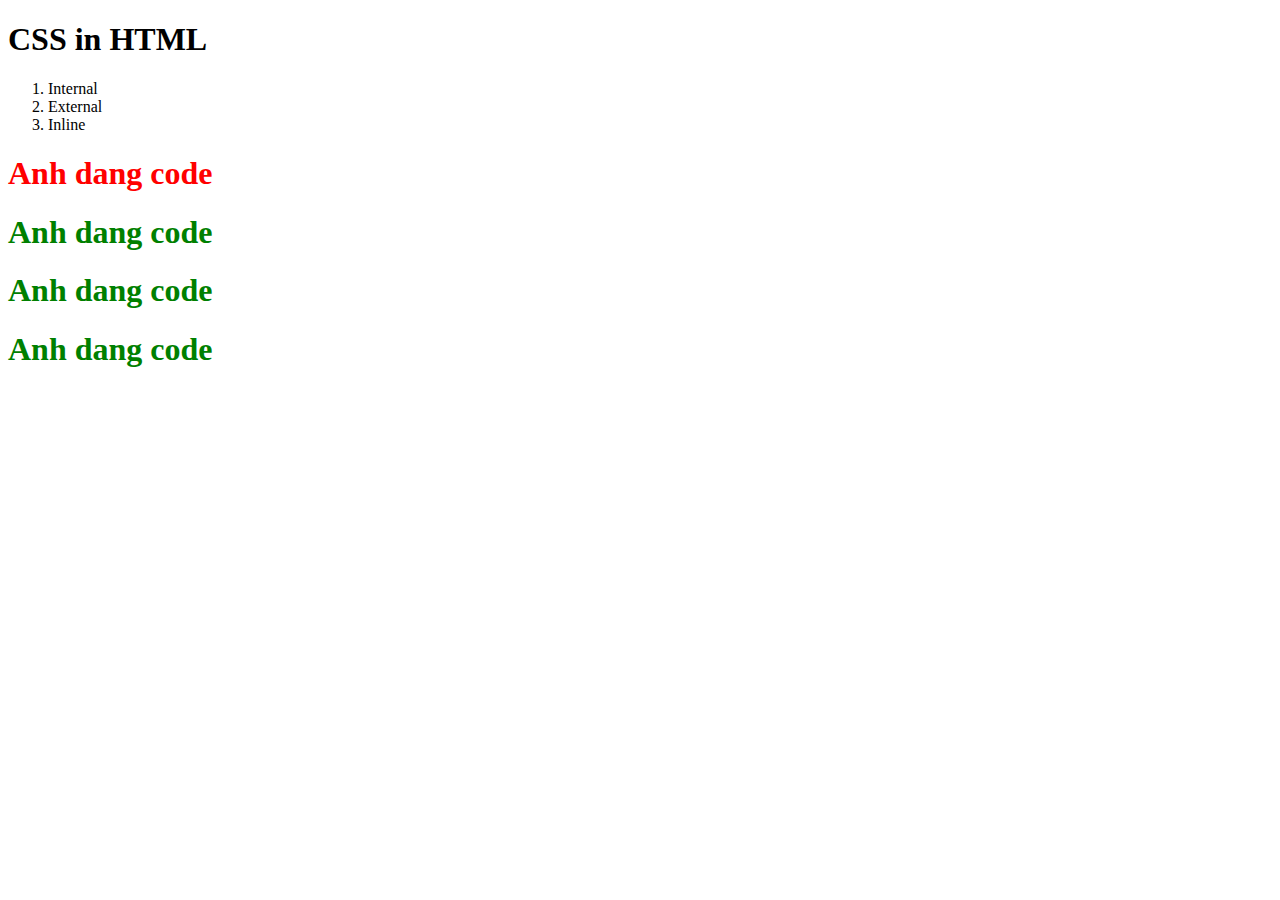
<file: week1/Bai2/khoidong1.html>
<!DOCTYPE html>
<html lang="en">
<head>
    <meta charset="UTF-8">
    <meta name="viewport" content="width=device-width, initial-scale=1.0">
    <title>Document</title>
    <!-- theo kiểu Internal: bên trong -->
    <!-- <style>
        h1 {
            color: red;
            font-size: 40px;
        }
    </style> -->
    <link rel="stylesheet" href="khoidong1.css">
</head>
<body>
    <div>
        <!-- theo kiểu Inline: viết ngay trên dòng
        : <h1 style="color: red;font-size: 16px">CSS in HTML</h1> -->
        <h1>CSS in HTML</h1>
        <ol>
            <li>Internal</li>
            <li>External</li>
            <li>Inline</li>
        </ol>
        <!-- id và class -->
        <h1 id="mot">Anh dang code</h1>
        <h1 class="hai">Anh dang code</h1>
        <h1 class="hai">Anh dang code</h1>
        <h1 class="hai">Anh dang code</h1>
    </div>
</body>
</html>
<!-- độ ưu tiên:
1: internal, external
2: inline: 1000
3: #id: 100
4: .class: 10
5: tag: 1
6: equal specificity
7: universal selector and inherited  -->
</file>
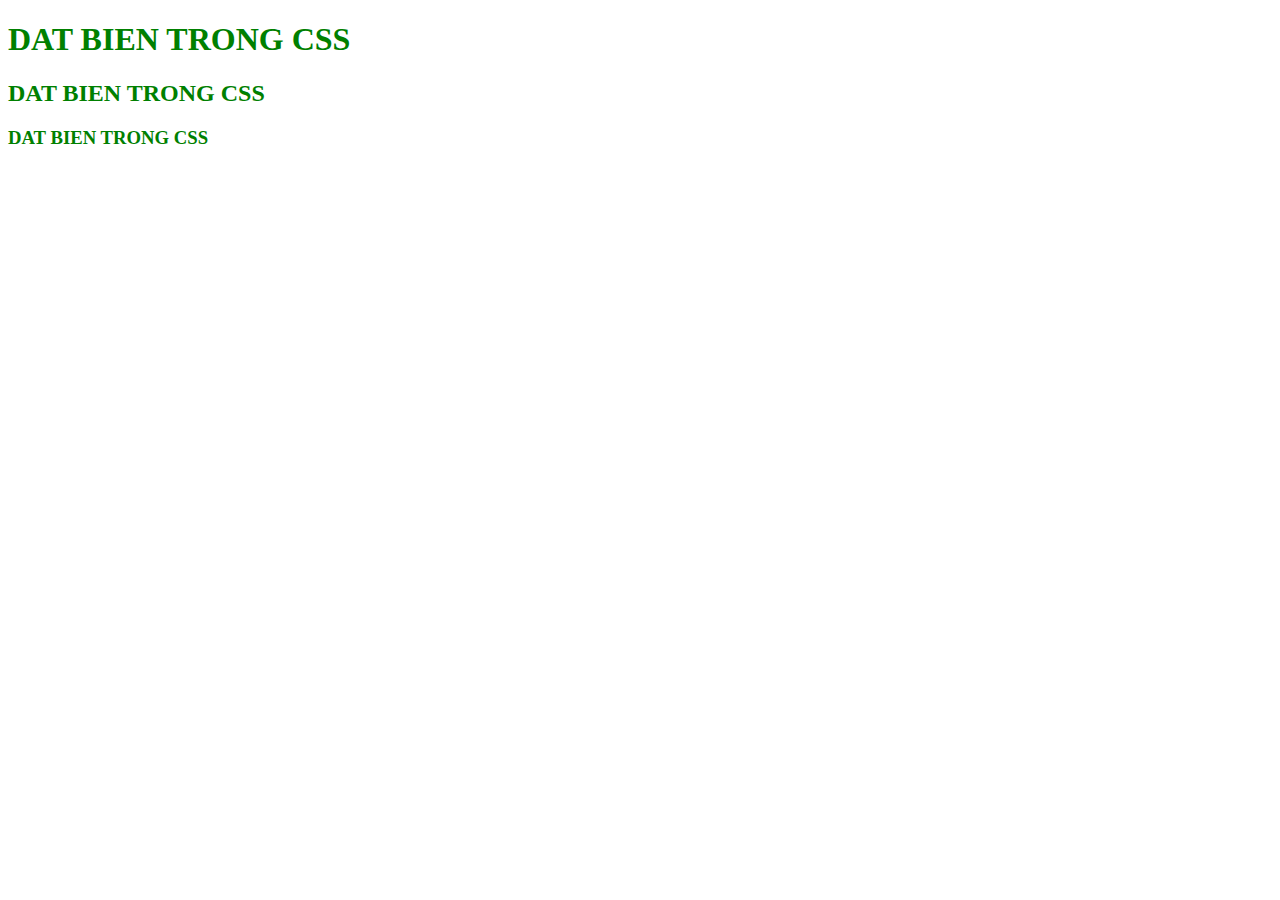
<file: week1/Bai3/khoidong3.html>
<!DOCTYPE html>
<html lang="en">
<head>
    <meta charset="UTF-8">
    <meta name="viewport" content="width=device-width, initial-scale=1.0">
    <title>Document</title>
    <link rel="stylesheet" href="khoidong3.css">
</head>
<body>
    <h1>DAT BIEN TRONG CSS</h1>
    <h2>DAT BIEN TRONG CSS</h2>
    <h3>DAT BIEN TRONG CSS</h3>
</body>
</html>
</file>
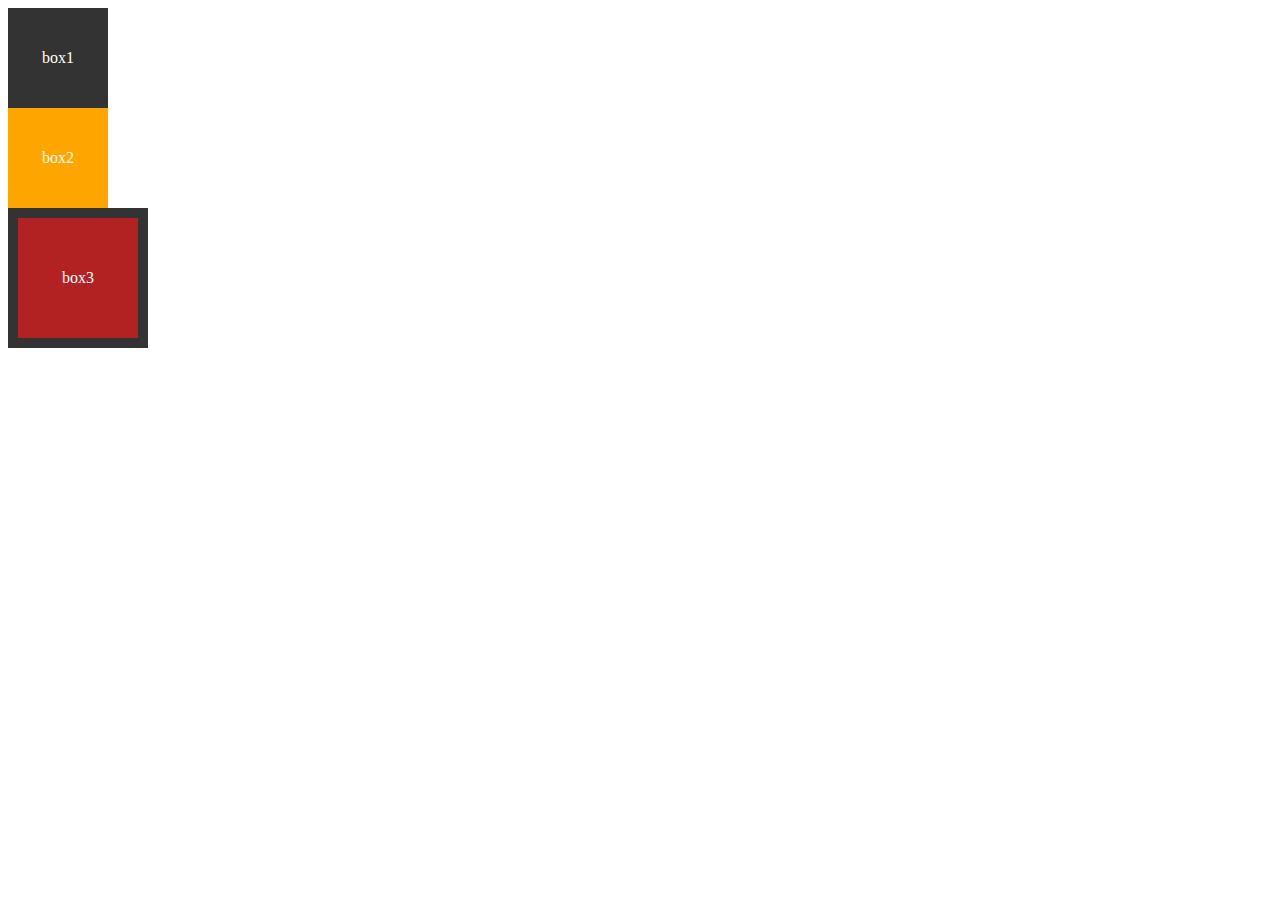
<file: week1/Bai3/khoidong4.html>
<!DOCTYPE html>
<html lang="en">
<head>
    <meta charset="UTF-8">
    <meta name="viewport" content="width=device-width, initial-scale=1.0">
    <title>Document</title>
    <style>
        .box {
            width: 100px;
            height: 100px;
            color: #fff;
            display: flex;
            align-items: center;
            justify-content: center;

        }
        .box1 {
            background-color: #333;

        }
        .box2 {
            background-color: orange;
        }
        .box3 {
            background-color: firebrick;
            padding : 10px;
            border: 10px;
            border-style: solid;
            border-color: #333;
        }
    </style>
</head>
<body>
    
    <div class="box box1">box1</div>
    <div class="box box2">box2</div>
    <div class="box box3">box3</div>
</body>
</html>
</file>
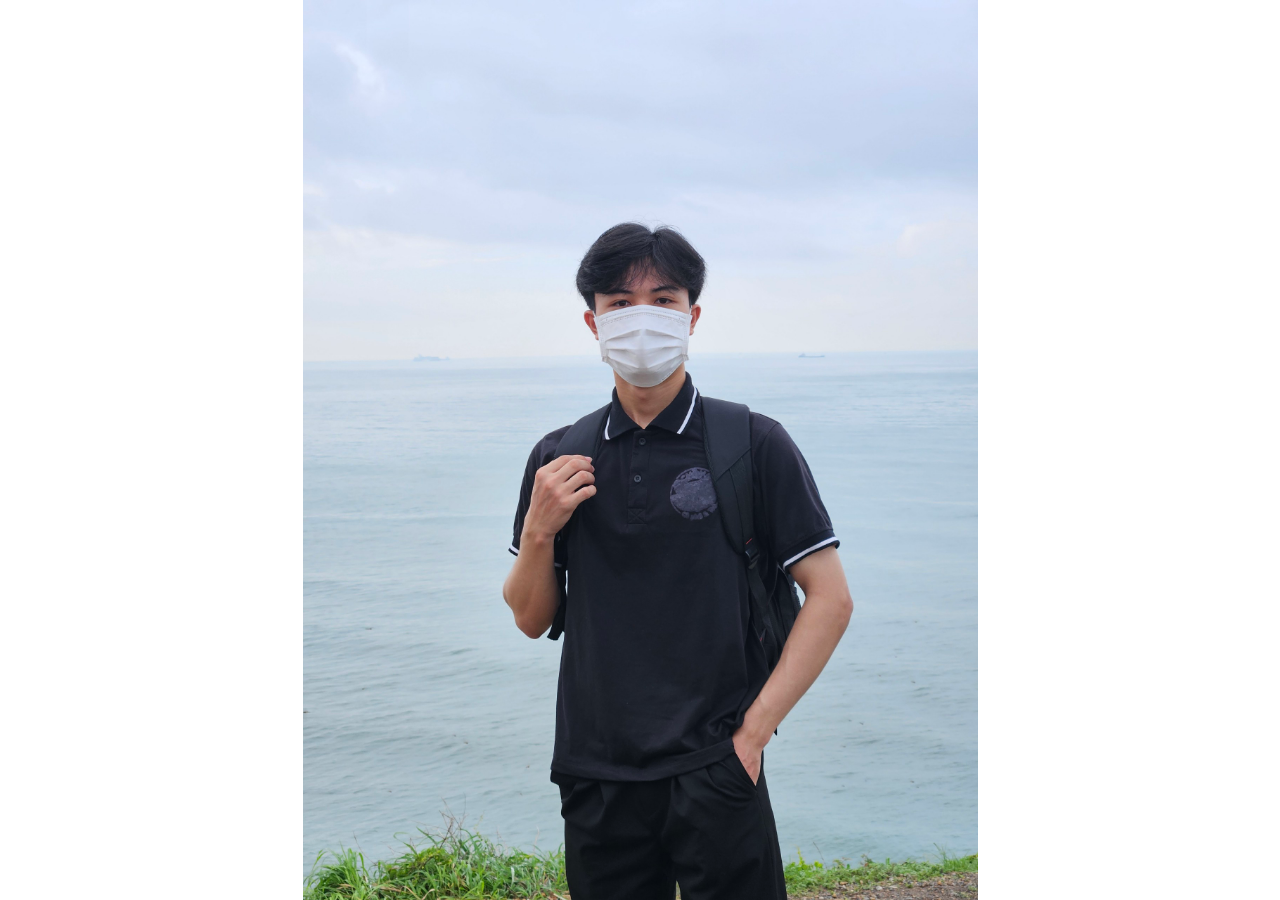
<file: week1/Bai4/backround-origin.html>
<!DOCTYPE html>
<html lang="en">
<head>
    <meta charset="UTF-8">
    <meta name="viewport" content="width=device-width  , initial-scale=1.0">
    <title>Document</title>
    <link rel="stylesheet" href="backround-origin.css">
</head>
<body>
    <div class="box"></div>
</body>
</html>
</file>
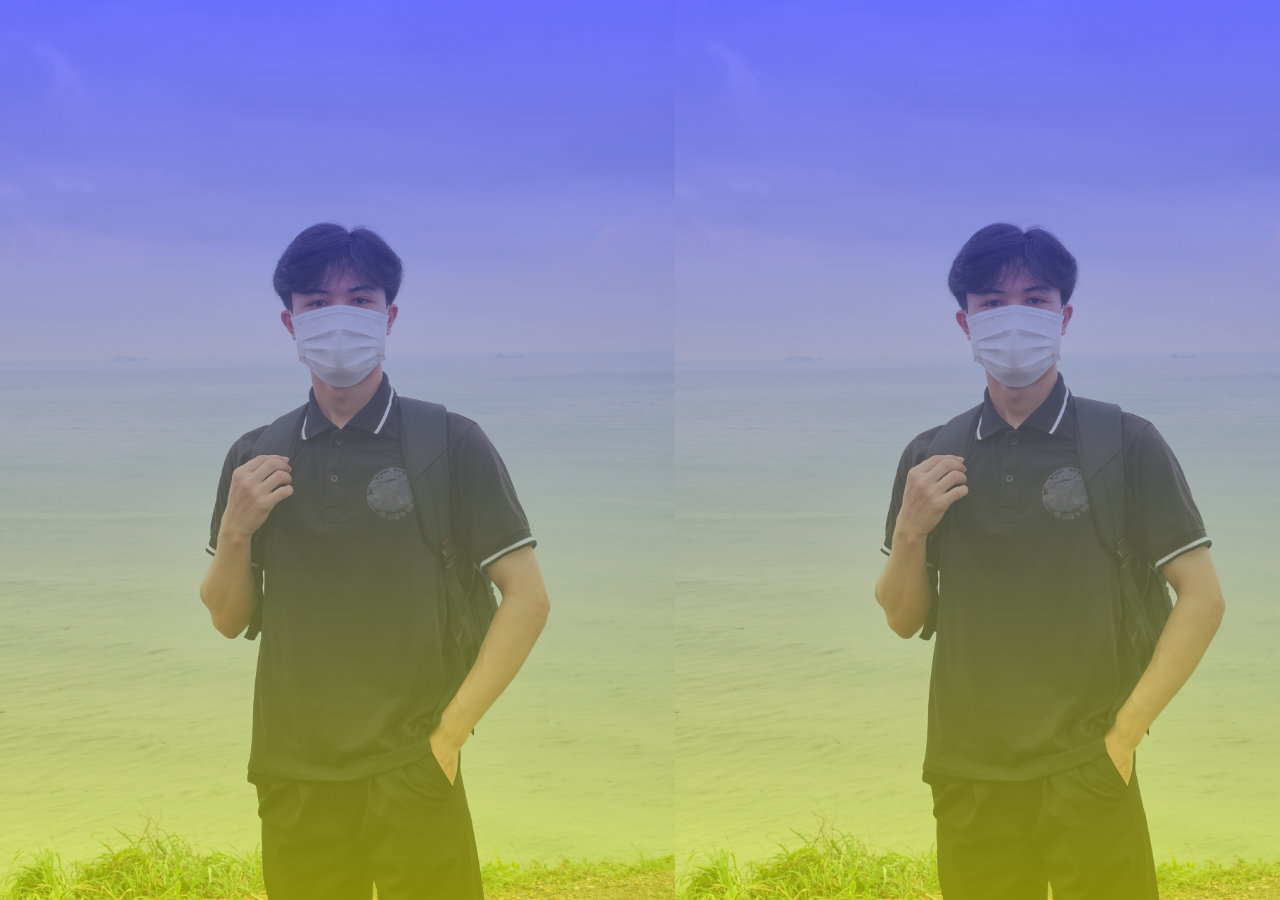
<file: week1/Bai4/backroundimage.html>
<!DOCTYPE html>
<html lang="en">

<head>
    <meta charset="UTF-8">
    <meta name="viewport" content="width=device-width, initial-scale=1.0">
    <title>Document</title>
    <link rel="stylesheet" href="backroundimage.css">
</head>

<body>
    <div class="header">

    </div>
</body>

</html>
</file>
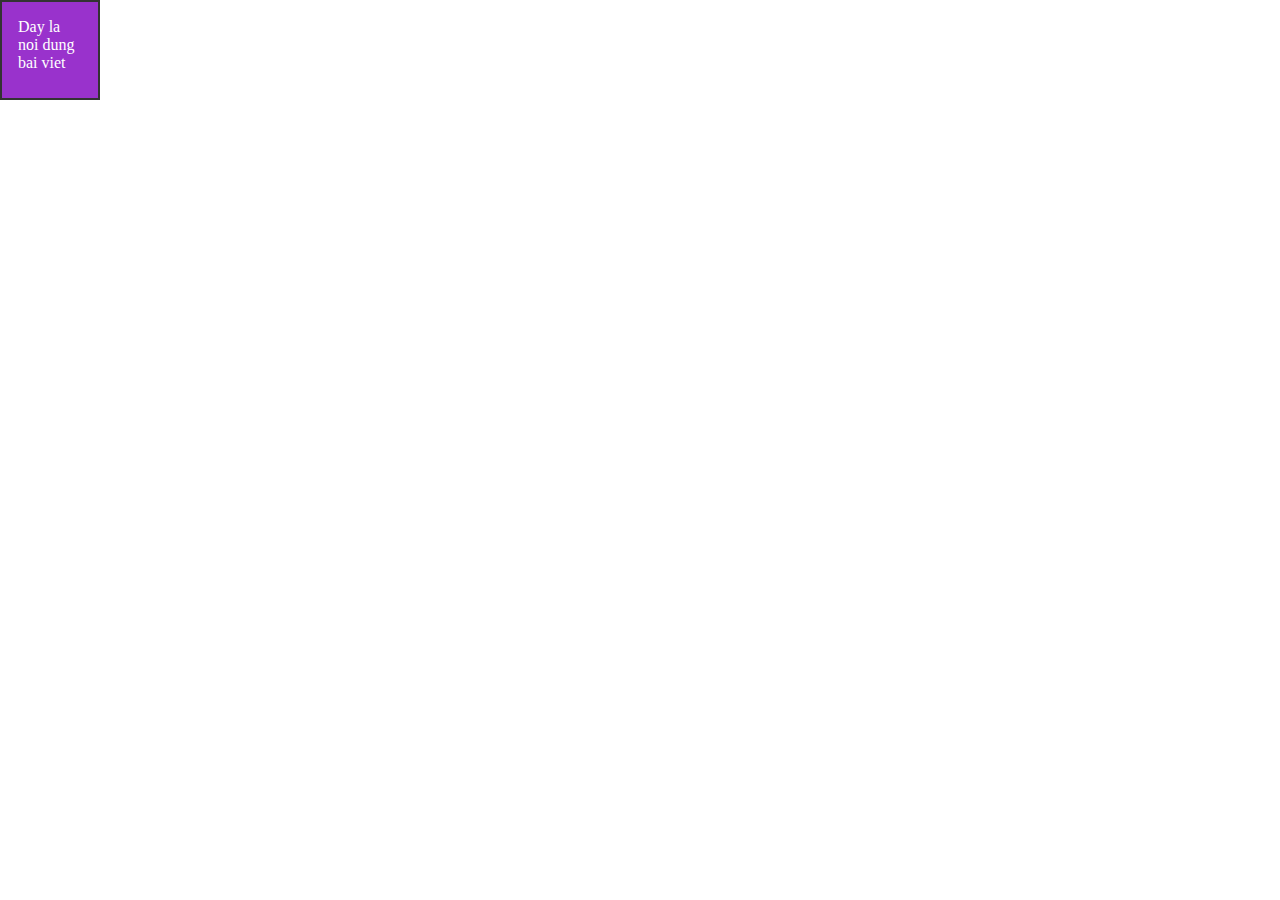
<file: week1/Bai4/box-sizing.html>
<!DOCTYPE html>
<html lang="en">

<head>
    <meta charset="UTF-8">
    <meta name="viewport" content="width=device-width, initial-scale=1.0">
    <title>Document</title>
    <style>
        html,
        body {
            margin: 0;
        }

        .box {
            width: 100px;
            height: 100px;
            color: #fff;
            background-color: darkorchid;
            padding: 16px;
            border: 2px solid #333;
            box-sizing: border-box;
        }
    </style>
</head>

<body>
    <div class="box">
        Day la noi dung bai viet
    </div>
</body>

</html>
</file>
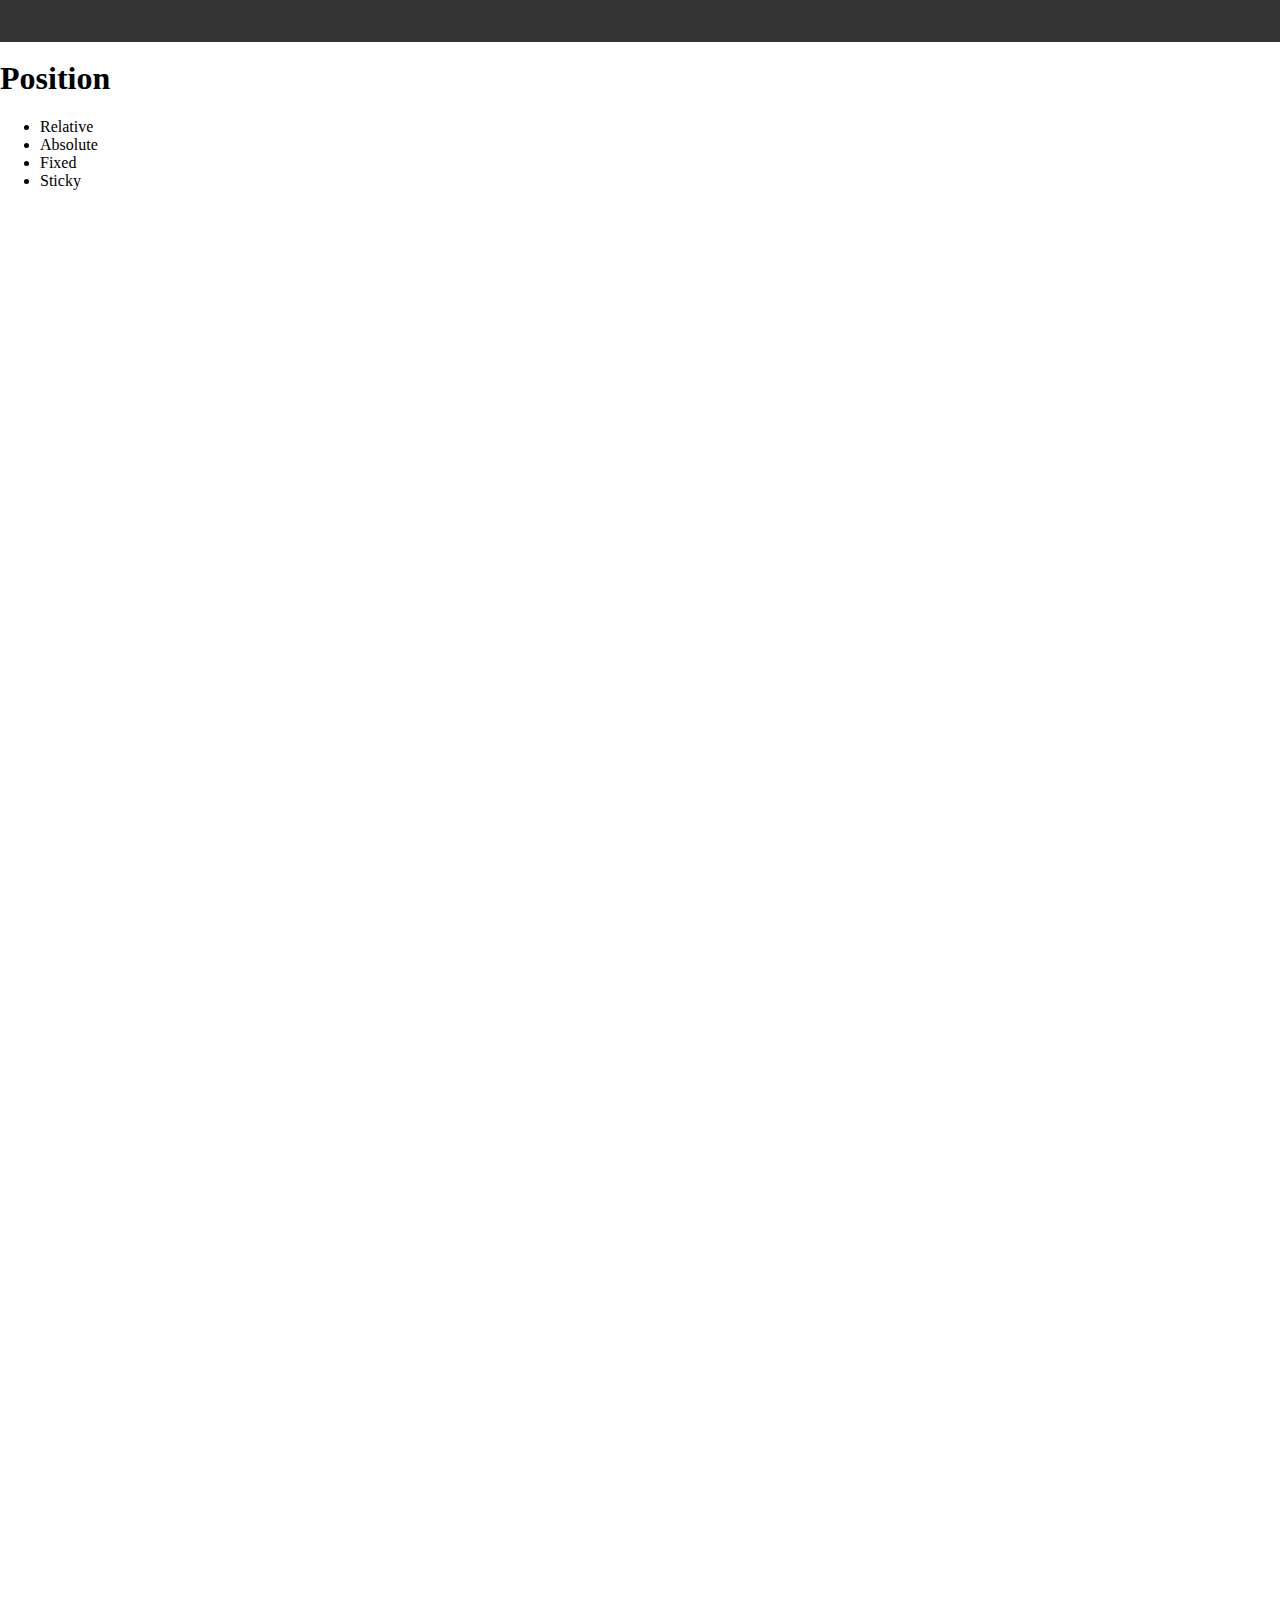
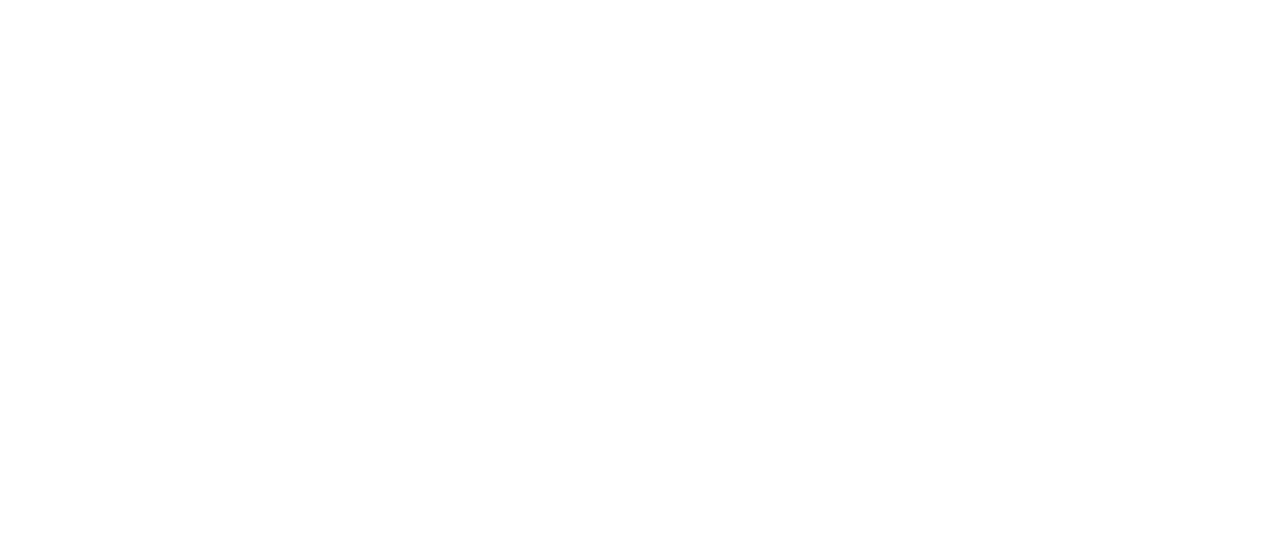
<file: week1/Bai5/css-position.html>
<!DOCTYPE html>
<html lang="en">
<head>
    <meta charset="UTF-8">
    <meta name="viewport" content="width=device-width, initial-scale=1.0">
    <title>Document</title>
    <link rel="stylesheet" href="css-position.css">
</head>
<body>
    <!-- <h1>Position</h1>
    <ul>
        <li>relative</li>
        <li>absolute</li>
        <li>fixed</li>
        <li>sticky</li>
    </ul> -->
    <div class="header"></div>
    <h1>Position</h1>
    <ul>
        <li>Relative</li>
        <li>Absolute</li>
        <li>Fixed</li>
        <li>Sticky</li>
    </ul>
</body>
</html>
</file>
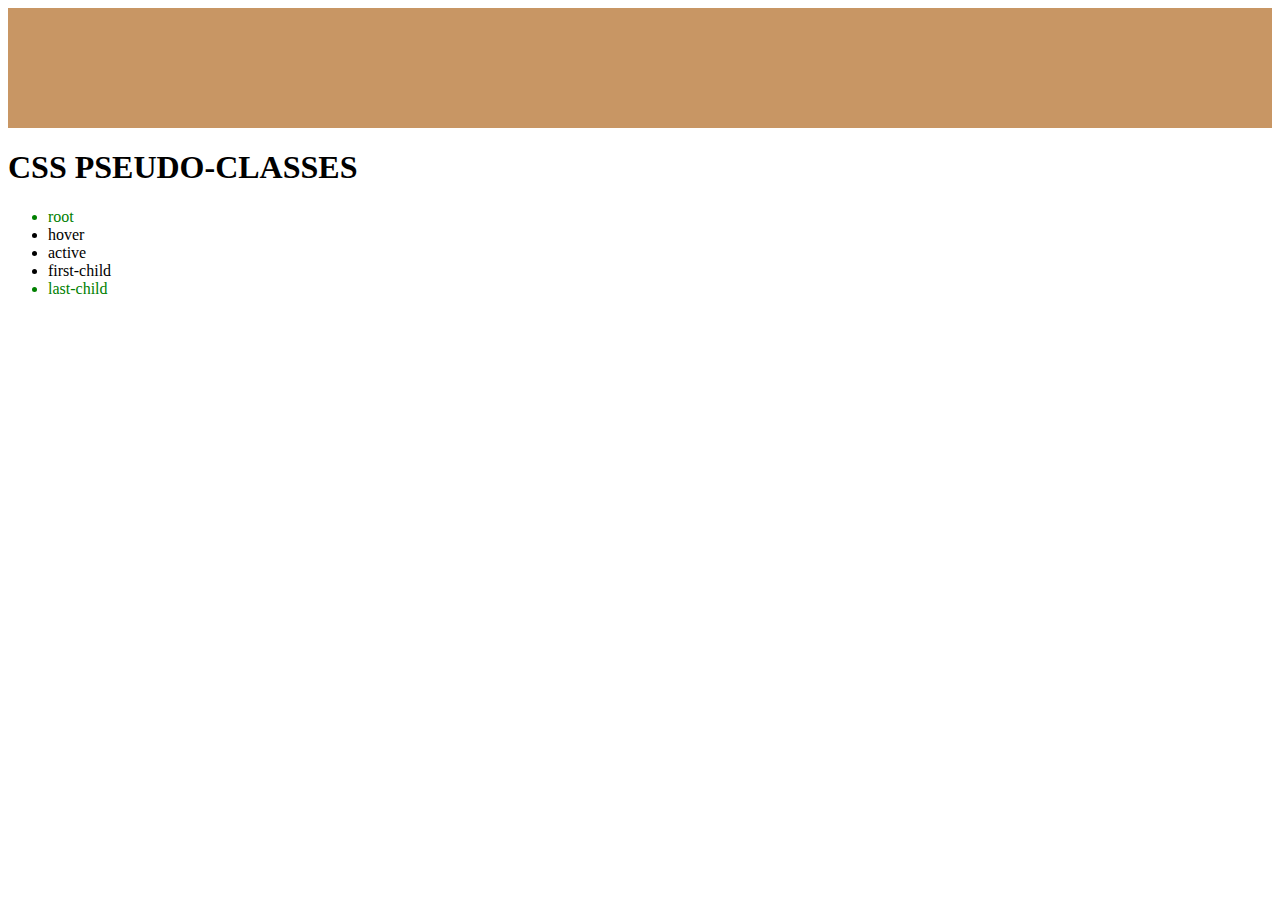
<file: week1/Bai5/pseudo-classes.html>
<!DOCTYPE html>
<html lang="en">
<head>
    <meta charset="UTF-8">
    <meta name="viewport" content="width=device-width, initial-scale=1.0">
    <title>Document</title>
    <link rel="stylesheet" href="pseudo-classes.css">
</head>
<body>
    <div class="box"></div>
    <h1>CSS PSEUDO-CLASSES</h1>
    <ul>
        <li>root</li>
        <li>hover</li>
        <li>active</li>
        <li>first-child</li>
        <li>last-child</li>
    </ul>
</body>
</html>
</file>
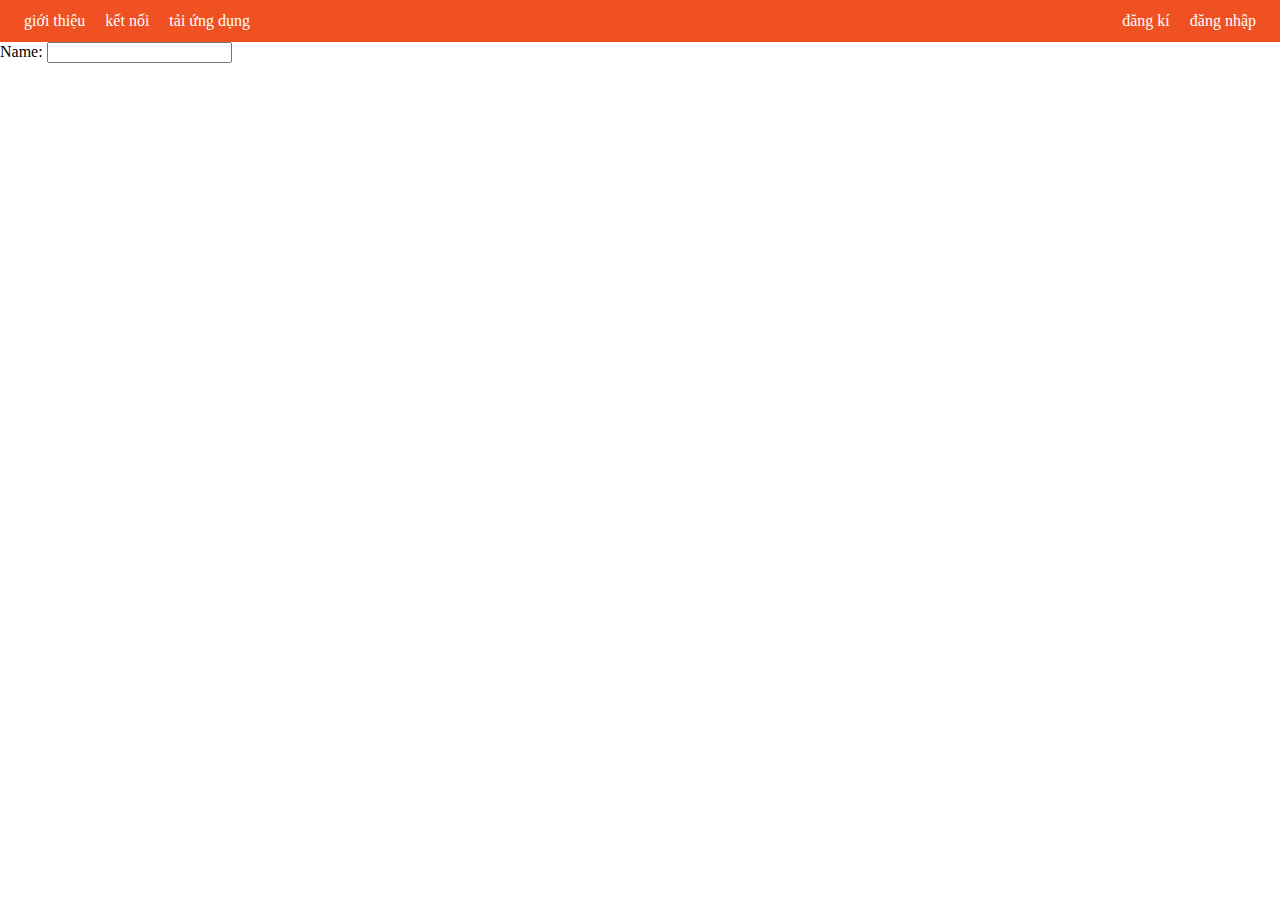
<file: week1/Bai6/flexbox.html>
<!DOCTYPE html>
<html lang="en">
<head>
    <meta charset="UTF-8">
    <meta name="viewport" content="width=device-width, initial-scale=1.0">
    <title>Document</title>
    <link rel="stylesheet" href="flexbox.css">
</head>
<body>
    <!-- Navbar -->
    <div class="nav">
        <ul class="nav_list">
            <li class="nav_item">giới thiệu</li>
            <li class="nav_item">kết nối</li>
            <li class="nav_item">tải ứng dụng</li>
        </ul>
        <ul class="nav_list">
            <li class="nav_item">đăng kí</li>
            <li class="nav_item">đăng nhập</li>
        </ul>
    </div>
    <!-- Form Layout -->
    <div class="form_container">
        <form action="" class="form">
            <div class="form_row">
                <label class="form_label" for="name">Name:</label>
                <input class="form_input" type="text" id="name">
            </div>

        </form>

    </div>
</body>
</html>
</file>
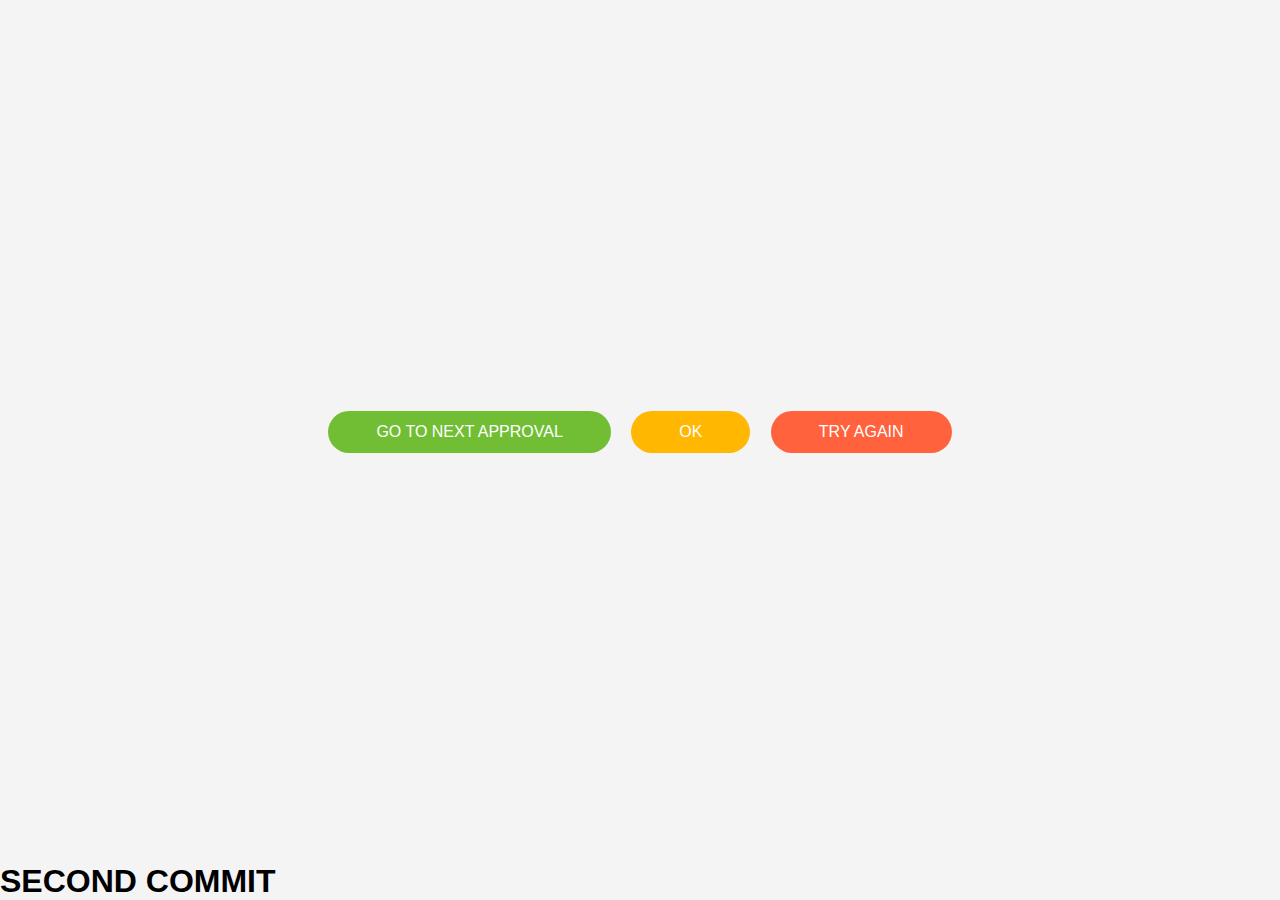
<file: week1/Bai7/Bem_Button.html>
<!DOCTYPE html>
<html lang="en">
<head>
    <meta charset="UTF-8">
    <meta name="viewport" content="width=device-width, initial-scale=1.0">
    <title>Document</title>
    <link rel="stylesheet" href="Bem_Button.css">
</head>
<body>
    <div>
        <div class="btn btn--success">GO TO NEXT APPROVAL</div>
        <div class="btn btn--warm">OK</div>
        <div class="btn btn--danger">TRY AGAIN </div>
    </div>
    <!-- day len git -->
    <h1>SECOND COMMIT</h1>
</body>
</html>
</file>
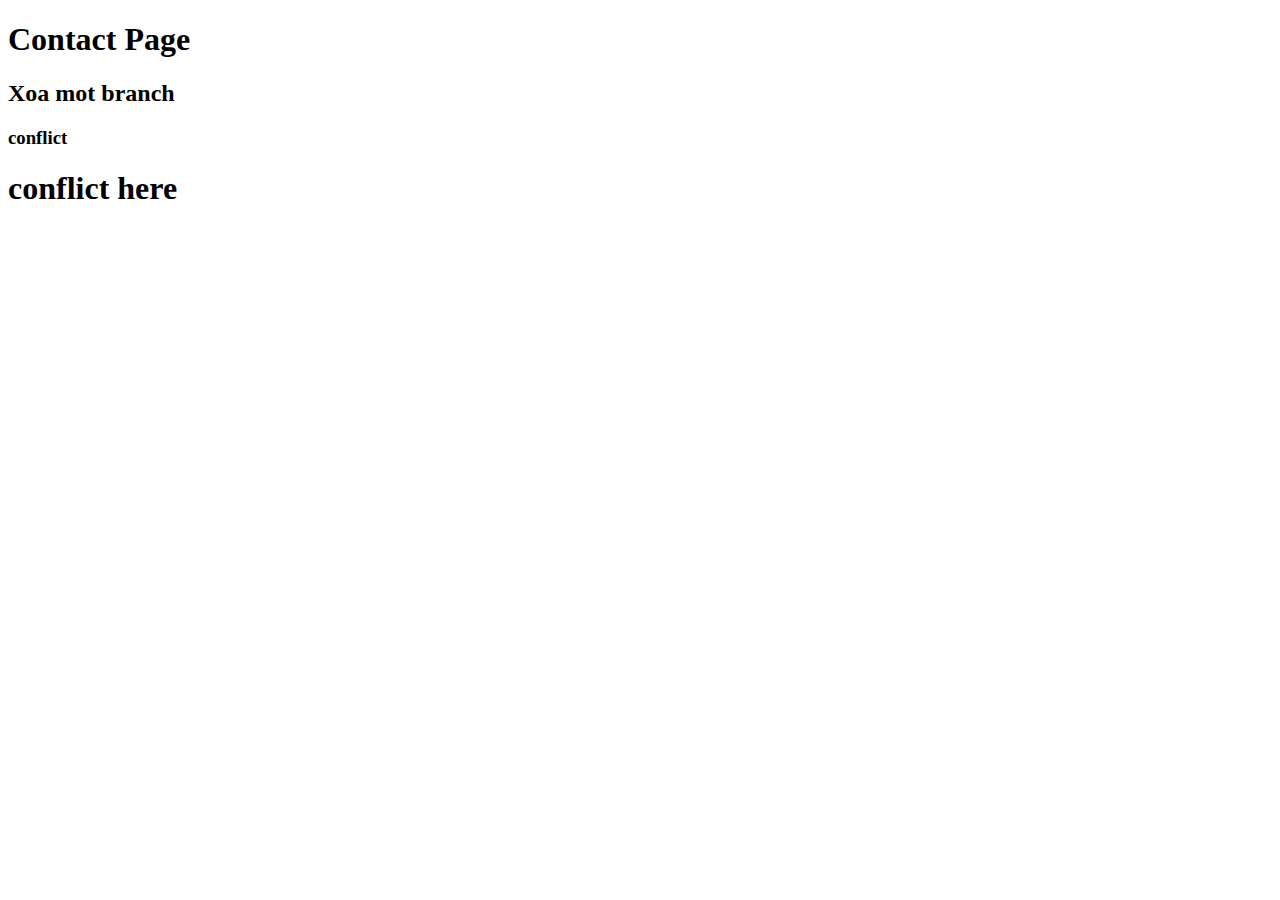
<file: week1/Bai7/contact.html>
<!DOCTYPE html>
<html lang="en">
<head>
    <meta charset="UTF-8">
    <meta name="viewport" content="width=device-width, initial-scale=1.0">
    <title>Document</title>
</head>
<body>
    <h1>Contact Page</h1>
    <h2>Xoa mot branch</h2>
    <h3>conflict</h3>
    <h1>conflict here</h1>
</body>
</html>
</file>
<file: week1/Bai2/khoidong1.css>
/* theo kiểu External: tạo một file css ở ngoài */
/* h1 {
    color: red;
    font-size: 40px;
} */
#mot {
    color: red;
}
.hai {
    color: green;
}
</file>
<file: week1/Bai3/khoidong3.css>
:root {
    --text-color: green;
}
h1 {
    color: var(--text-color);
}
h2 {
    color: var(--text-color);
}
h3 {
    color: var(--text-color);
}
</file>
<file: week1/Bai4/backround-origin.css>
html, body {
    margin: 0;
}
.box {
    width: 100%;
    height: 100vh;
    
    background: url(/week1/image/anh1.jpg) no-repeat center / contain;
    /* background-image: url(/week1/image/anh1.jpg);
    background-size: contain;
    background-repeat: no-repeat;
    background-position: center ; */

}
</file>
<file: week1/Bai4/backroundimage.css>
html,
body {
    margin: 0;
}

.header {
    width: 100%;
   height: 100vh;
    background-image: linear-gradient(0,
            rgba(255, 255, 0, 0.5), rgba(0, 0, 255, 0.5)),
        url(/week1/image/anh1.jpg);
        
    background-size: contain ;
     
}
/*
Css background-image:
Ảnh nền
Background-image: url();       --> ảnh muốn chèn
Background-size: …;           --> đưa kích thước 
Background-repeat: no-repeat;  --> không lặp lại
Background-repeat: repeat-x;   --> lặp lại chiều ngang
Background-repeat: repeat-y;   -->lặp lại chiều dọc

Background-image: linear-gradient(a ,b, c); --> dãy màu chuyển
+ với a: là hướng xoay 0deg, 90deg, -90deg, 180deg…	
+ với b: màu điểm bắt đầu chuyển
+ với c: màu điểm cuối.
Dạng màu trong suốt : rgba() 
 */
</file>
<file: week1/Bai5/css-position.css>
html, body{
    margin: 0;
}
/* h1{
    position: relative;
    top: 100px;
} */
.header{
    width: 100%;
    height: 42px;
    background-color: #333;
    position: fixed;
    top: 0;
}   
h1{
    margin-top: 60px;

}
ul{
    height: 2000px;
}
</file>
<file: week1/Bai5/pseudo-classes.css>
.box {
    width: 100%;
    height: 120px;
    background: rgb(200, 150, 100);
}
.box:hover{
    background-color: green;
}
h1:hover{
    color: red;
}
li:first-child{
    color: green;
}
li:last-child{
    color: green;
}
</file>
<file: week1/Bai6/flexbox.css>
html, body{
    margin: 0;
}
.nav{
    min-height: 42px;
    background-color: #ef5122;
    display: flex;
    justify-content: space-between;
}
.nav_list{
    padding-left: 0;
    margin: auto 16px;
}
.nav_item{
    list-style: none;
    display: inline-block;
    color: #fff;
    margin: 0 8px;
}
</file>
<file: week1/Bai7/Bem_Button.css>
*{
    padding: 0;
    margin: 0;box-sizing: border-box;
}
body{
    height: 100vh;
    display: flex;
    flex-direction: column;
    font-family: Helvetica, sans-serif;
    background-color: #f4f4f5;
}
body > div{
    margin: auto;
}
/* block */
.btn{
    display: inline-block;
    text-decoration: none;
    background-color: transparent;
    border: none;
    outline: none;
    color: #fff;
    padding: 12px 48px;
    border-radius: 50px;
    cursor: pointer;
    transition: opacity 0.2s ease;
}
.btn:hover{
    opacity: 0.8;
}
.btn + .btn{
    margin-left: 16px;
}
.btn--success{
    background-color: #71be34;
}
.btn--warm{
    background-color: #ffb702;
}
.btn--danger{
    background-color: #ff623d;
}
</file>
